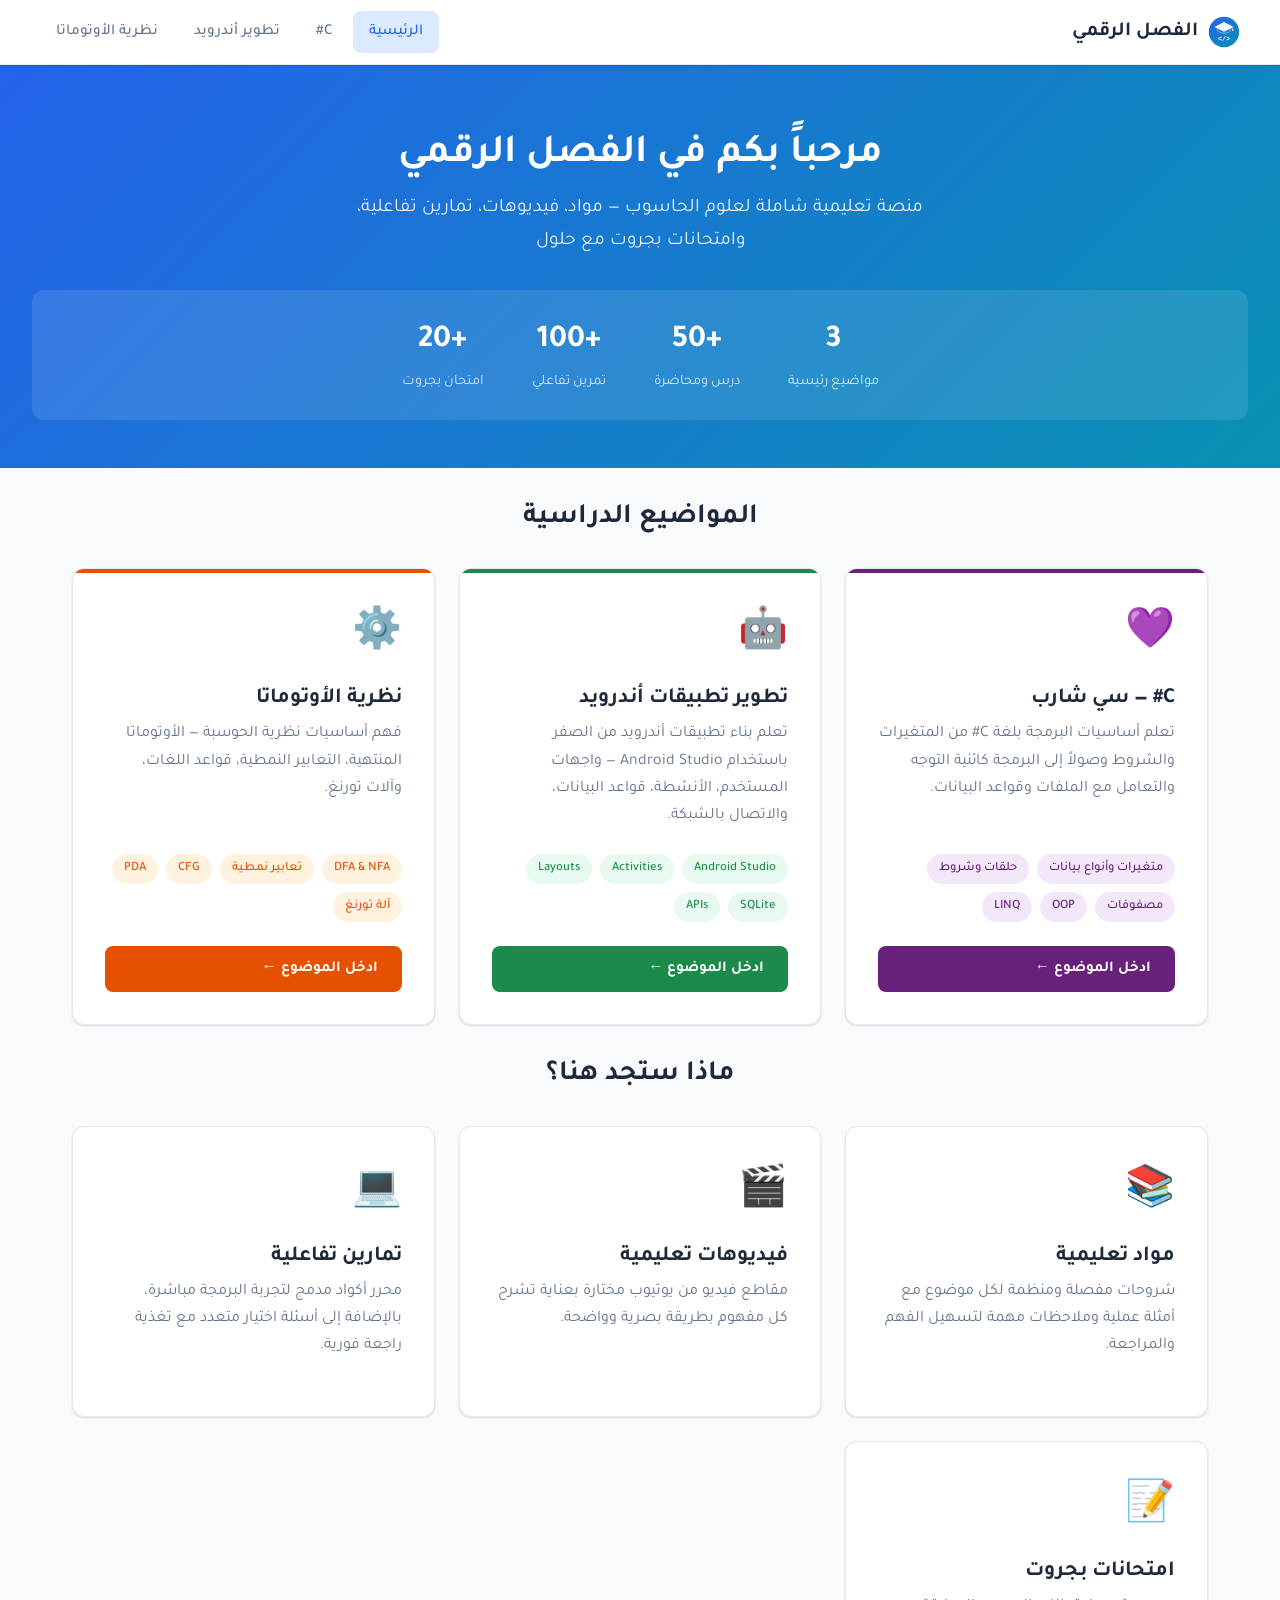
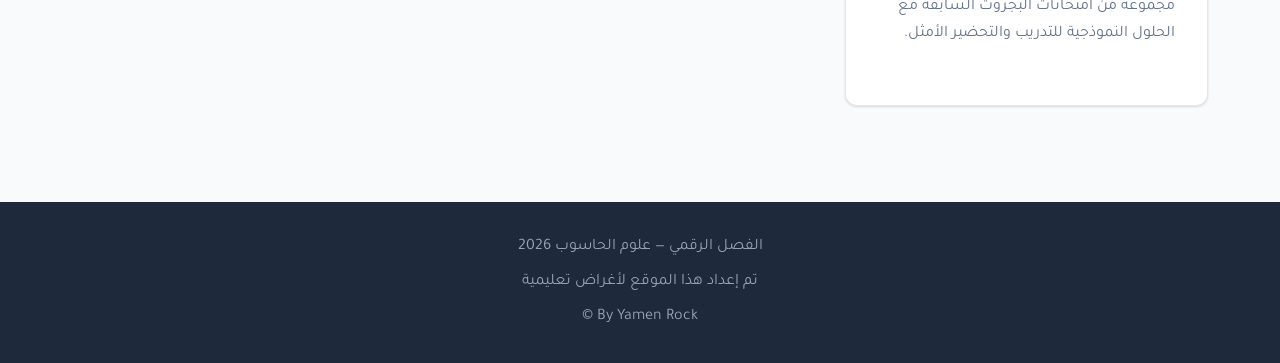
<file: index.html>
<!DOCTYPE html>
<html lang="ar" dir="rtl">
<head>
  <meta charset="UTF-8">
  <meta name="viewport" content="width=device-width, initial-scale=1.0">
  <title>الفصل الرقمي | علوم الحاسوب</title>
  <link rel="icon" href="favicon.ico" type="image/x-icon">
  <link rel="apple-touch-icon" href="apple-touch-icon.png">
  <link href="https://fonts.googleapis.com/css2?family=Tajawal:wght@400;500;700;800&display=swap" rel="stylesheet">
  <link rel="stylesheet" href="style.css">
</head>
<body>

  <!-- Navbar -->
  <nav class="navbar">
    <div class="navbar-inner">
      <a href="index.html" class="navbar-brand">
        <img src="logo.svg" alt="logo" style="width:32px;height:32px;">
        <span>الفصل الرقمي</span>
      </a>
      <button class="menu-toggle" onclick="toggleMenu()">☰</button>
      <ul class="navbar-links">
        <li><a href="index.html" class="active">الرئيسية</a></li>
        <li><a href="csharp.html">C#</a></li>
        <li><a href="android.html">تطوير أندرويد</a></li>
        <li><a href="automata.html">نظرية الأوتوماتا</a></li>
      </ul>
    </div>
  </nav>

  <!-- Hero -->
  <section class="hero">
    <h1>مرحباً بكم في الفصل الرقمي</h1>
    <p>منصة تعليمية شاملة لعلوم الحاسوب — مواد، فيديوهات، تمارين تفاعلية، وامتحانات بجروت مع حلول</p>
    <div class="stats-bar">
      <div class="stat-item">
        <span class="stat-num">3</span>
        <span class="stat-label">مواضيع رئيسية</span>
      </div>
      <div class="stat-item">
        <span class="stat-num">+50</span>
        <span class="stat-label">درس ومحاضرة</span>
      </div>
      <div class="stat-item">
        <span class="stat-num">+100</span>
        <span class="stat-label">تمرين تفاعلي</span>
      </div>
      <div class="stat-item">
        <span class="stat-num">+20</span>
        <span class="stat-label">امتحان بجروت</span>
      </div>
    </div>
  </section>

  <!-- Subjects -->
  <div class="container">
    <h2 class="text-center mb-3">المواضيع الدراسية</h2>

    <div class="subjects-grid">

      <!-- C# Card -->
      <div class="subject-card csharp">
        <div class="card-icon">💜</div>
        <h3>C# — سي شارب</h3>
        <p>تعلم أساسيات البرمجة بلغة C# من المتغيرات والشروط وصولاً إلى البرمجة كائنية التوجه والتعامل مع الملفات وقواعد البيانات.</p>
        <div class="topics">
          <span class="topic-tag">متغيرات وأنواع بيانات</span>
          <span class="topic-tag">حلقات وشروط</span>
          <span class="topic-tag">مصفوفات</span>
          <span class="topic-tag">OOP</span>
          <span class="topic-tag">LINQ</span>
        </div>
        <a href="csharp.html" class="btn btn-csharp">ادخل الموضوع ←</a>
      </div>

      <!-- Android Card -->
      <div class="subject-card android">
        <div class="card-icon">🤖</div>
        <h3>تطوير تطبيقات أندرويد</h3>
        <p>تعلم بناء تطبيقات أندرويد من الصفر باستخدام Android Studio — واجهات المستخدم، الأنشطة، قواعد البيانات، والاتصال بالشبكة.</p>
        <div class="topics">
          <span class="topic-tag">Android Studio</span>
          <span class="topic-tag">Activities</span>
          <span class="topic-tag">Layouts</span>
          <span class="topic-tag">SQLite</span>
          <span class="topic-tag">APIs</span>
        </div>
        <a href="android.html" class="btn btn-android">ادخل الموضوع ←</a>
      </div>

      <!-- Automata Card -->
      <div class="subject-card automata">
        <div class="card-icon">⚙️</div>
        <h3>نظرية الأوتوماتا</h3>
        <p>فهم أساسيات نظرية الحوسبة — الأوتوماتا المنتهية، التعابير النمطية، قواعد اللغات، وآلات تورنغ.</p>
        <div class="topics">
          <span class="topic-tag">DFA & NFA</span>
          <span class="topic-tag">تعابير نمطية</span>
          <span class="topic-tag">CFG</span>
          <span class="topic-tag">PDA</span>
          <span class="topic-tag">آلة تورنغ</span>
        </div>
        <a href="automata.html" class="btn btn-automata">ادخل الموضوع ←</a>
      </div>

    </div>

    <!-- Quick Features Section -->
    <div class="mt-4">
      <h2 class="text-center mb-3">ماذا ستجد هنا؟</h2>
      <div class="subjects-grid">
        <div class="subject-card">
          <div class="card-icon">📚</div>
          <h3>مواد تعليمية</h3>
          <p>شروحات مفصلة ومنظمة لكل موضوع مع أمثلة عملية وملاحظات مهمة لتسهيل الفهم والمراجعة.</p>
        </div>
        <div class="subject-card">
          <div class="card-icon">🎬</div>
          <h3>فيديوهات تعليمية</h3>
          <p>مقاطع فيديو من يوتيوب مختارة بعناية تشرح كل مفهوم بطريقة بصرية وواضحة.</p>
        </div>
        <div class="subject-card">
          <div class="card-icon">💻</div>
          <h3>تمارين تفاعلية</h3>
          <p>محرر أكواد مدمج لتجربة البرمجة مباشرة، بالإضافة إلى أسئلة اختيار متعدد مع تغذية راجعة فورية.</p>
        </div>
        <div class="subject-card">
          <div class="card-icon">📝</div>
          <h3>امتحانات بجروت</h3>
          <p>مجموعة من امتحانات البجروت السابقة مع الحلول النموذجية للتدريب والتحضير الأمثل.</p>
        </div>
      </div>
    </div>
  </div>

  <!-- Footer -->
  <footer class="footer">
    <p>الفصل الرقمي — علوم الحاسوب 2026</p>
    <p class="mt-1">تم إعداد هذا الموقع لأغراض تعليمية</p>
    <p class="mt-1">By Yamen Rock ©</p>
  </footer>

  <script src="script.js"></script>
</body>
</html>
</file>
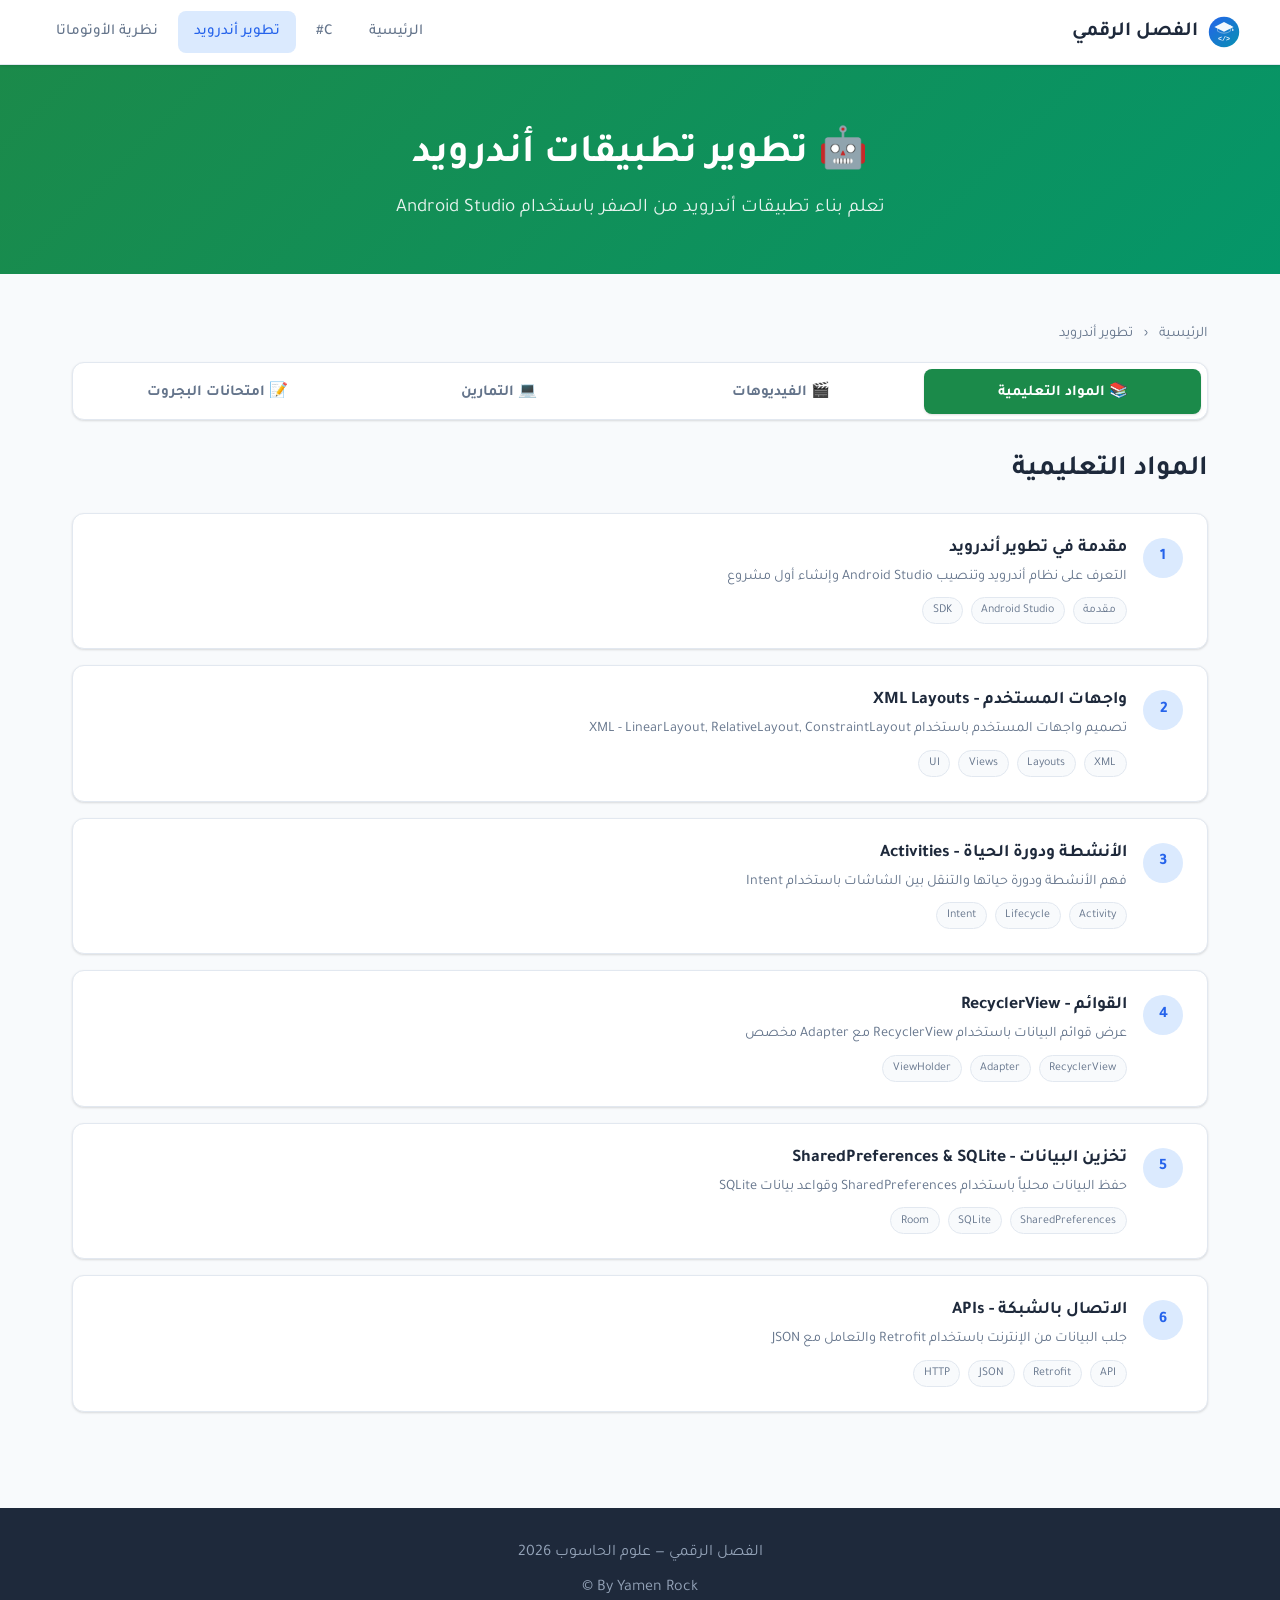
<file: android.html>
<!DOCTYPE html>
<html lang="ar" dir="rtl">
<head>
  <meta charset="UTF-8">
  <meta name="viewport" content="width=device-width, initial-scale=1.0">
  <title>تطوير تطبيقات أندرويد | الفصل الرقمي</title>
  <link rel="icon" href="favicon.ico" type="image/x-icon">
  <link rel="apple-touch-icon" href="apple-touch-icon.png">
  <link href="https://fonts.googleapis.com/css2?family=Tajawal:wght@400;500;700;800&display=swap" rel="stylesheet">
  <link rel="stylesheet" href="style.css">
</head>
<body>

  <!-- Navbar -->
  <nav class="navbar">
    <div class="navbar-inner">
      <a href="index.html" class="navbar-brand">
        <img src="logo.svg" alt="logo" style="width:32px;height:32px;">
        <span>الفصل الرقمي</span>
      </a>
      <button class="menu-toggle" onclick="toggleMenu()">☰</button>
      <ul class="navbar-links">
        <li><a href="index.html">الرئيسية</a></li>
        <li><a href="csharp.html">C#</a></li>
        <li><a href="android.html" class="active">تطوير أندرويد</a></li>
        <li><a href="automata.html">نظرية الأوتوماتا</a></li>
      </ul>
    </div>
  </nav>

  <!-- Hero -->
  <section class="hero hero-android">
    <h1>🤖 تطوير تطبيقات أندرويد</h1>
    <p>تعلم بناء تطبيقات أندرويد من الصفر باستخدام Android Studio</p>
  </section>

  <!-- Content -->
  <div class="container">
    <div class="breadcrumb">
      <a href="index.html">الرئيسية</a> <span>‹</span> تطوير أندرويد
    </div>

    <!-- Tabs -->
    <div class="section-tabs tabs-android">
      <button class="active" onclick="switchTab('tab-lessons', this)">📚 المواد التعليمية</button>
      <button onclick="switchTab('tab-videos', this)">🎬 الفيديوهات</button>
      <button onclick="switchTab('tab-exercises', this)">💻 التمارين</button>
      <button onclick="switchTab('tab-exams', this)">📝 امتحانات البجروت</button>
    </div>

    <!-- Tab: Lessons -->
    <div class="tab-content active" id="tab-lessons">
      <h2 class="mb-3">المواد التعليمية</h2>
      <div id="lessons-content"></div>
    </div>

    <!-- Tab: Videos -->
    <div class="tab-content" id="tab-videos">
      <h2 class="mb-3">فيديوهات تعليمية</h2>
      <div id="videos-content"></div>
    </div>

    <!-- Tab: Exercises -->
    <div class="tab-content" id="tab-exercises">
      <h2 class="mb-3">تمارين تفاعلية</h2>
      <div id="exercises-content"></div>
    </div>

    <!-- Tab: Exams -->
    <div class="tab-content" id="tab-exams">
      <h2 class="mb-3">امتحانات البجروت والحلول</h2>
      <div id="exams-content"></div>
    </div>
  </div>

  <!-- Footer -->
  <footer class="footer">
    <p>الفصل الرقمي — علوم الحاسوب 2026</p>
    <p class="mt-1">By Yamen Rock ©</p>
  </footer>

  <script src="data.js"></script>
  <script src="script.js"></script>
  <script src="subject-renderer.js"></script>
  <script>
    document.addEventListener('DOMContentLoaded', () => renderSubjectPage('android'));
  </script>
</body>
</html>
</file>
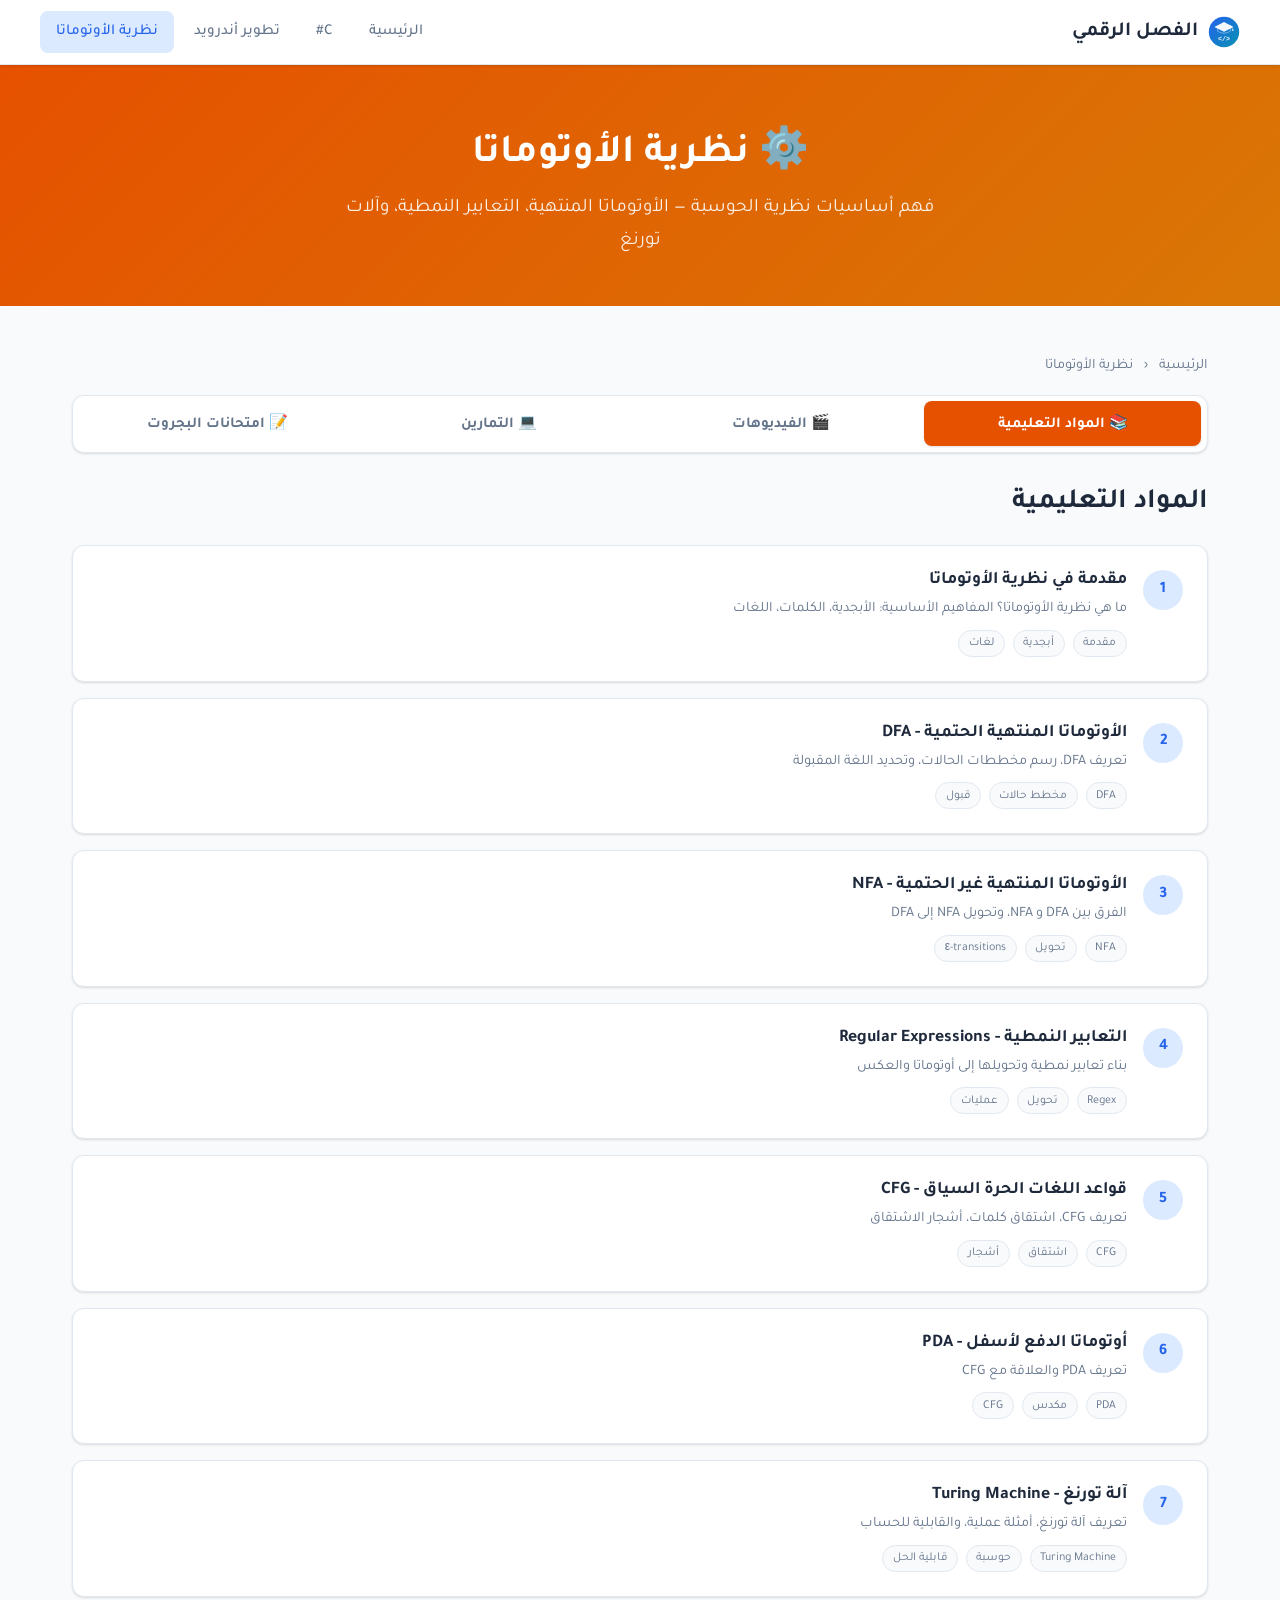
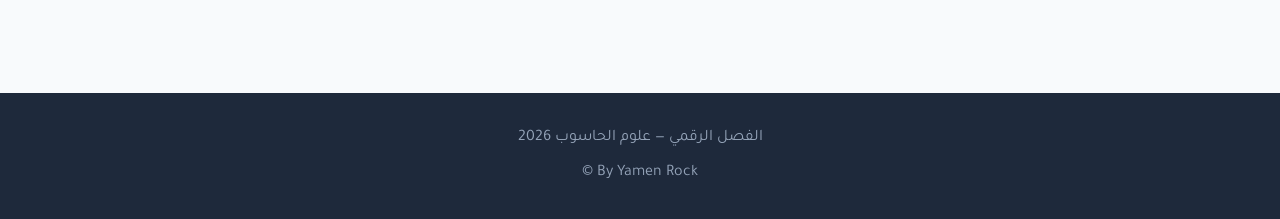
<file: automata.html>
<!DOCTYPE html>
<html lang="ar" dir="rtl">
<head>
  <meta charset="UTF-8">
  <meta name="viewport" content="width=device-width, initial-scale=1.0">
  <title>نظرية الأوتوماتا | الفصل الرقمي</title>
  <link rel="icon" href="favicon.ico" type="image/x-icon">
  <link rel="apple-touch-icon" href="apple-touch-icon.png">
  <link href="https://fonts.googleapis.com/css2?family=Tajawal:wght@400;500;700;800&display=swap" rel="stylesheet">
  <link rel="stylesheet" href="style.css">
</head>
<body>

  <!-- Navbar -->
  <nav class="navbar">
    <div class="navbar-inner">
      <a href="index.html" class="navbar-brand">
        <img src="logo.svg" alt="logo" style="width:32px;height:32px;">
        <span>الفصل الرقمي</span>
      </a>
      <button class="menu-toggle" onclick="toggleMenu()">☰</button>
      <ul class="navbar-links">
        <li><a href="index.html">الرئيسية</a></li>
        <li><a href="csharp.html">C#</a></li>
        <li><a href="android.html">تطوير أندرويد</a></li>
        <li><a href="automata.html" class="active">نظرية الأوتوماتا</a></li>
      </ul>
    </div>
  </nav>

  <!-- Hero -->
  <section class="hero hero-automata">
    <h1>⚙️ نظرية الأوتوماتا</h1>
    <p>فهم أساسيات نظرية الحوسبة — الأوتوماتا المنتهية، التعابير النمطية، وآلات تورنغ</p>
  </section>

  <!-- Content -->
  <div class="container">
    <div class="breadcrumb">
      <a href="index.html">الرئيسية</a> <span>‹</span> نظرية الأوتوماتا
    </div>

    <!-- Tabs -->
    <div class="section-tabs tabs-automata">
      <button class="active" onclick="switchTab('tab-lessons', this)">📚 المواد التعليمية</button>
      <button onclick="switchTab('tab-videos', this)">🎬 الفيديوهات</button>
      <button onclick="switchTab('tab-exercises', this)">💻 التمارين</button>
      <button onclick="switchTab('tab-exams', this)">📝 امتحانات البجروت</button>
    </div>

    <!-- Tab: Lessons -->
    <div class="tab-content active" id="tab-lessons">
      <h2 class="mb-3">المواد التعليمية</h2>
      <div id="lessons-content"></div>
    </div>

    <!-- Tab: Videos -->
    <div class="tab-content" id="tab-videos">
      <h2 class="mb-3">فيديوهات تعليمية</h2>
      <div id="videos-content"></div>
    </div>

    <!-- Tab: Exercises -->
    <div class="tab-content" id="tab-exercises">
      <h2 class="mb-3">تمارين تفاعلية</h2>
      <div id="exercises-content"></div>
    </div>

    <!-- Tab: Exams -->
    <div class="tab-content" id="tab-exams">
      <h2 class="mb-3">امتحانات البجروت والحلول</h2>
      <div id="exams-content"></div>
    </div>
  </div>

  <!-- Footer -->
  <footer class="footer">
    <p>الفصل الرقمي — علوم الحاسوب 2026</p>
    <p class="mt-1">By Yamen Rock ©</p>
  </footer>

  <script src="data.js"></script>
  <script src="script.js"></script>
  <script src="subject-renderer.js"></script>
  <script>
    document.addEventListener('DOMContentLoaded', () => renderSubjectPage('automata'));
  </script>
</body>
</html>
</file>
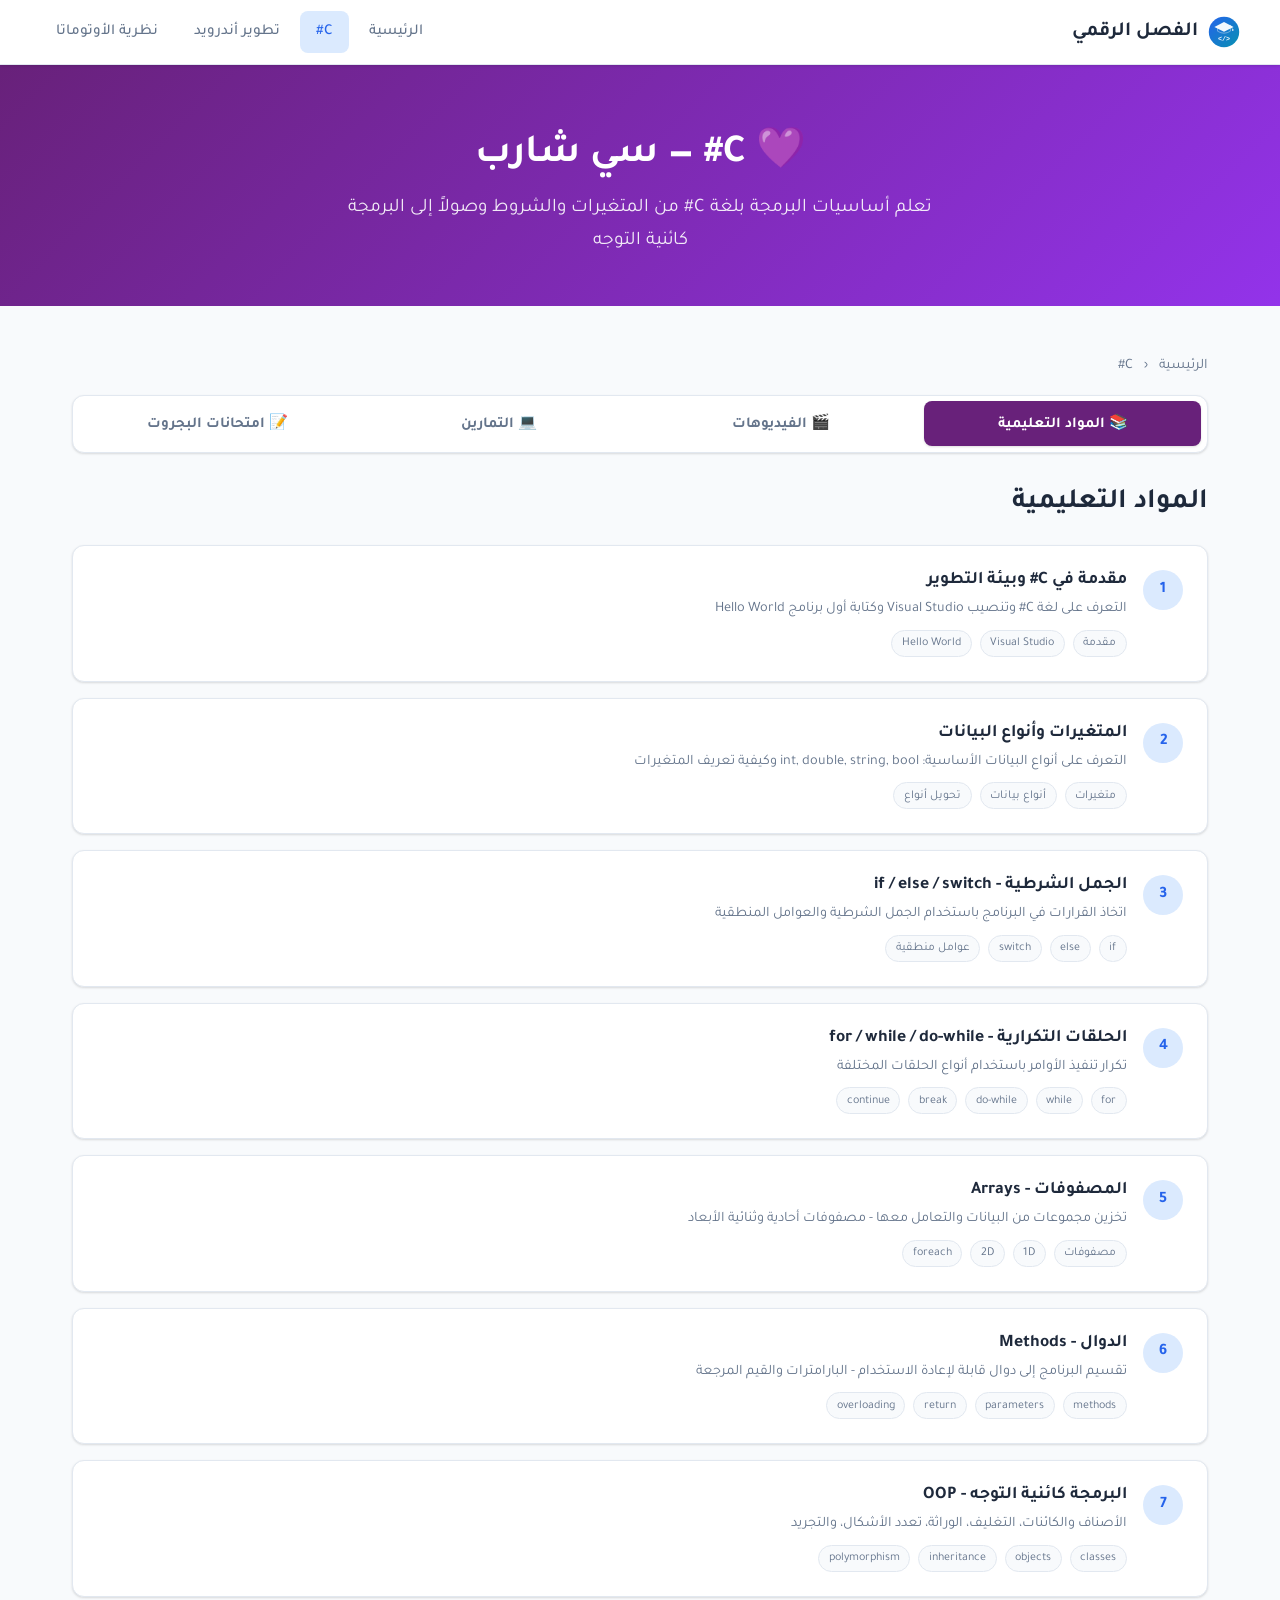
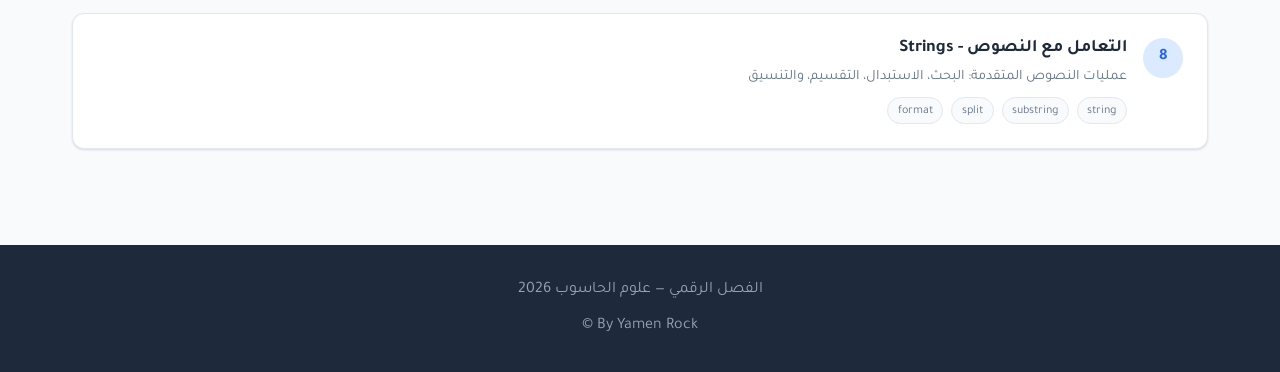
<file: csharp.html>
<!DOCTYPE html>
<html lang="ar" dir="rtl">
<head>
  <meta charset="UTF-8">
  <meta name="viewport" content="width=device-width, initial-scale=1.0">
  <title>C# — سي شارب | الفصل الرقمي</title>
  <link rel="icon" href="favicon.ico" type="image/x-icon">
  <link rel="apple-touch-icon" href="apple-touch-icon.png">
  <link href="https://fonts.googleapis.com/css2?family=Tajawal:wght@400;500;700;800&display=swap" rel="stylesheet">
  <link rel="stylesheet" href="style.css">
</head>
<body>

  <!-- Navbar -->
  <nav class="navbar">
    <div class="navbar-inner">
      <a href="index.html" class="navbar-brand">
        <img src="logo.svg" alt="logo" style="width:32px;height:32px;">
        <span>الفصل الرقمي</span>
      </a>
      <button class="menu-toggle" onclick="toggleMenu()">☰</button>
      <ul class="navbar-links">
        <li><a href="index.html">الرئيسية</a></li>
        <li><a href="csharp.html" class="active">C#</a></li>
        <li><a href="android.html">تطوير أندرويد</a></li>
        <li><a href="automata.html">نظرية الأوتوماتا</a></li>
      </ul>
    </div>
  </nav>

  <!-- Hero -->
  <section class="hero hero-csharp">
    <h1>💜 C# — سي شارب</h1>
    <p>تعلم أساسيات البرمجة بلغة C# من المتغيرات والشروط وصولاً إلى البرمجة كائنية التوجه</p>
  </section>

  <!-- Content -->
  <div class="container">
    <div class="breadcrumb">
      <a href="index.html">الرئيسية</a> <span>‹</span> C#
    </div>

    <!-- Tabs -->
    <div class="section-tabs tabs-csharp">
      <button class="active" onclick="switchTab('tab-lessons', this)">📚 المواد التعليمية</button>
      <button onclick="switchTab('tab-videos', this)">🎬 الفيديوهات</button>
      <button onclick="switchTab('tab-exercises', this)">💻 التمارين</button>
      <button onclick="switchTab('tab-exams', this)">📝 امتحانات البجروت</button>
    </div>

    <!-- Tab: Lessons -->
    <div class="tab-content active" id="tab-lessons">
      <h2 class="mb-3">المواد التعليمية</h2>
      <div id="lessons-content"></div>
    </div>

    <!-- Tab: Videos -->
    <div class="tab-content" id="tab-videos">
      <h2 class="mb-3">فيديوهات تعليمية</h2>
      <div id="videos-content"></div>
    </div>

    <!-- Tab: Exercises -->
    <div class="tab-content" id="tab-exercises">
      <h2 class="mb-3">تمارين تفاعلية</h2>
      <div id="exercises-content"></div>
    </div>

    <!-- Tab: Exams -->
    <div class="tab-content" id="tab-exams">
      <h2 class="mb-3">امتحانات البجروت والحلول</h2>
      <div id="exams-content"></div>
    </div>
  </div>

  <!-- Footer -->
  <footer class="footer">
    <p>الفصل الرقمي — علوم الحاسوب 2026</p>
    <p class="mt-1">By Yamen Rock ©</p>
  </footer>

  <script src="data.js"></script>
  <script src="script.js"></script>
  <script src="subject-renderer.js"></script>
  <script>
    document.addEventListener('DOMContentLoaded', () => renderSubjectPage('csharp'));
  </script>
</body>
</html>
</file>
<file: style.css>
/* ========================================
   CS Classroom - Shared Styles
   Modern & Clean Arabic RTL Design
   ======================================== */

/* --- Reset & Base --- */
*, *::before, *::after {
  box-sizing: border-box;
  margin: 0;
  padding: 0;
}

:root {
  --primary: #2563eb;
  --primary-dark: #1d4ed8;
  --primary-light: #dbeafe;
  --accent: #0891b2;
  --accent-light: #cffafe;
  --bg: #f8fafc;
  --bg-card: #ffffff;
  --text: #1e293b;
  --text-light: #64748b;
  --text-lighter: #94a3b8;
  --border: #e2e8f0;
  --success: #16a34a;
  --success-light: #dcfce7;
  --error: #dc2626;
  --error-light: #fee2e2;
  --warning: #f59e0b;
  --warning-light: #fef3c7;
  --radius: 12px;
  --radius-sm: 8px;
  --shadow: 0 1px 3px rgba(0,0,0,0.08), 0 1px 2px rgba(0,0,0,0.06);
  --shadow-md: 0 4px 6px rgba(0,0,0,0.07), 0 2px 4px rgba(0,0,0,0.06);
  --shadow-lg: 0 10px 25px rgba(0,0,0,0.08), 0 4px 10px rgba(0,0,0,0.04);
  --transition: 0.25s ease;

  /* Subject colors */
  --csharp: #68217a;
  --csharp-light: #f3e8f9;
  --android: #3ddc84;
  --android-dark: #1b8a4a;
  --android-light: #e8faf0;
  --automata: #e65100;
  --automata-light: #fff3e0;
}

html {
  font-size: 16px;
  scroll-behavior: smooth;
}

body {
  font-family: 'Tajawal', 'Segoe UI', Tahoma, sans-serif;
  background: var(--bg);
  color: var(--text);
  direction: rtl;
  text-align: right;
  line-height: 1.7;
  min-height: 100vh;
}

a { color: var(--primary); text-decoration: none; transition: color var(--transition); }
a:hover { color: var(--primary-dark); }

img { max-width: 100%; height: auto; }

/* --- Typography --- */
h1, h2, h3, h4 {
  font-weight: 700;
  line-height: 1.3;
  color: var(--text);
}
h1 { font-size: 2.25rem; }
h2 { font-size: 1.75rem; }
h3 { font-size: 1.35rem; }
h4 { font-size: 1.1rem; }

/* --- Navbar --- */
.navbar {
  background: #fff;
  border-bottom: 1px solid var(--border);
  padding: 0 2rem;
  position: sticky;
  top: 0;
  z-index: 100;
  box-shadow: var(--shadow);
}
.navbar-inner {
  max-width: 1200px;
  margin: 0 auto;
  display: flex;
  align-items: center;
  justify-content: space-between;
  height: 64px;
}
.navbar-brand {
  display: flex;
  align-items: center;
  gap: 10px;
  font-size: 1.25rem;
  font-weight: 700;
  color: var(--text);
}
.navbar-brand .icon {
  font-size: 1.5rem;
}
.navbar-links {
  display: flex;
  gap: 0.25rem;
  list-style: none;
}
.navbar-links a {
  display: block;
  padding: 0.5rem 1rem;
  border-radius: var(--radius-sm);
  color: var(--text-light);
  font-weight: 500;
  font-size: 0.95rem;
  transition: all var(--transition);
}
.navbar-links a:hover,
.navbar-links a.active {
  background: var(--primary-light);
  color: var(--primary);
}

/* Mobile menu */
.menu-toggle {
  display: none;
  background: none;
  border: none;
  font-size: 1.5rem;
  cursor: pointer;
  padding: 0.5rem;
  color: var(--text);
}

@media (max-width: 768px) {
  .menu-toggle { display: block; }
  .navbar-links {
    display: none;
    position: absolute;
    top: 64px;
    right: 0;
    left: 0;
    background: #fff;
    flex-direction: column;
    padding: 1rem;
    border-bottom: 1px solid var(--border);
    box-shadow: var(--shadow-md);
  }
  .navbar-links.open { display: flex; }
  .navbar-links a { padding: 0.75rem 1rem; }
}

/* --- Hero Section --- */
.hero {
  text-align: center;
  padding: 4rem 2rem 3rem;
  background: linear-gradient(135deg, var(--primary) 0%, var(--accent) 100%);
  color: #fff;
}
.hero h1 {
  color: #fff;
  font-size: 2.5rem;
  margin-bottom: 0.75rem;
}
.hero p {
  font-size: 1.2rem;
  opacity: 0.9;
  max-width: 600px;
  margin: 0 auto;
}

/* Subject-specific hero colors */
.hero-csharp { background: linear-gradient(135deg, var(--csharp) 0%, #9333ea 100%); }
.hero-android { background: linear-gradient(135deg, #1b8a4a 0%, #059669 100%); }
.hero-automata { background: linear-gradient(135deg, var(--automata) 0%, #d97706 100%); }

/* --- Container --- */
.container {
  max-width: 1200px;
  margin: 0 auto;
  padding: 2rem;
}

/* --- Subject Cards (Home Page) --- */
.subjects-grid {
  display: grid;
  grid-template-columns: repeat(auto-fit, minmax(320px, 1fr));
  gap: 1.5rem;
  margin-top: 2rem;
}

.subject-card {
  background: var(--bg-card);
  border-radius: var(--radius);
  padding: 2rem;
  box-shadow: var(--shadow);
  border: 1px solid var(--border);
  transition: all var(--transition);
  display: flex;
  flex-direction: column;
  position: relative;
  overflow: hidden;
}
.subject-card::before {
  content: '';
  position: absolute;
  top: 0;
  right: 0;
  left: 0;
  height: 4px;
}
.subject-card.csharp::before { background: var(--csharp); }
.subject-card.android::before { background: var(--android-dark); }
.subject-card.automata::before { background: var(--automata); }

.subject-card:hover {
  transform: translateY(-4px);
  box-shadow: var(--shadow-lg);
}
.subject-card .card-icon {
  font-size: 2.5rem;
  margin-bottom: 1rem;
}
.subject-card h3 {
  margin-bottom: 0.5rem;
}
.subject-card p {
  color: var(--text-light);
  margin-bottom: 1.5rem;
  flex-grow: 1;
}
.subject-card .topics {
  display: flex;
  flex-wrap: wrap;
  gap: 0.5rem;
  margin-bottom: 1.5rem;
}
.subject-card .topic-tag {
  padding: 0.25rem 0.75rem;
  border-radius: 20px;
  font-size: 0.8rem;
  font-weight: 500;
}
.csharp .topic-tag { background: var(--csharp-light); color: var(--csharp); }
.android .topic-tag { background: var(--android-light); color: var(--android-dark); }
.automata .topic-tag { background: var(--automata-light); color: var(--automata); }

.btn {
  display: inline-flex;
  align-items: center;
  gap: 0.5rem;
  padding: 0.65rem 1.5rem;
  border-radius: var(--radius-sm);
  font-weight: 600;
  font-size: 0.95rem;
  border: none;
  cursor: pointer;
  transition: all var(--transition);
  font-family: inherit;
}
.btn-primary {
  background: var(--primary);
  color: #fff;
}
.btn-primary:hover {
  background: var(--primary-dark);
  color: #fff;
}
.btn-csharp { background: var(--csharp); color: #fff; }
.btn-csharp:hover { background: #7c3aed; color: #fff; }
.btn-android { background: var(--android-dark); color: #fff; }
.btn-android:hover { background: #059669; color: #fff; }
.btn-automata { background: var(--automata); color: #fff; }
.btn-automata:hover { background: #d97706; color: #fff; }

.btn-outline {
  background: transparent;
  border: 2px solid var(--border);
  color: var(--text);
}
.btn-outline:hover {
  border-color: var(--primary);
  color: var(--primary);
}

/* --- Section Tabs (Subject pages) --- */
.section-tabs {
  display: flex;
  gap: 0.25rem;
  background: var(--bg-card);
  border-radius: var(--radius);
  padding: 0.35rem;
  box-shadow: var(--shadow);
  border: 1px solid var(--border);
  margin-bottom: 2rem;
  overflow-x: auto;
}
.section-tabs button {
  flex: 1;
  padding: 0.75rem 1.25rem;
  border: none;
  background: transparent;
  border-radius: var(--radius-sm);
  font-family: inherit;
  font-weight: 600;
  font-size: 0.95rem;
  color: var(--text-light);
  cursor: pointer;
  transition: all var(--transition);
  white-space: nowrap;
}
.section-tabs button:hover {
  color: var(--text);
  background: var(--bg);
}
.section-tabs button.active {
  background: var(--primary);
  color: #fff;
  box-shadow: var(--shadow);
}

/* Subject-specific active tab */
.tabs-csharp button.active { background: var(--csharp); }
.tabs-android button.active { background: var(--android-dark); }
.tabs-automata button.active { background: var(--automata); }

/* --- Tab Content --- */
.tab-content { display: none; }
.tab-content.active { display: block; animation: fadeIn 0.3s ease; }

@keyframes fadeIn {
  from { opacity: 0; transform: translateY(8px); }
  to { opacity: 1; transform: translateY(0); }
}

/* --- Material Cards --- */
.lessons-list {
  display: flex;
  flex-direction: column;
  gap: 1rem;
}

.lesson-card {
  background: var(--bg-card);
  border: 1px solid var(--border);
  border-radius: var(--radius);
  padding: 1.5rem;
  display: flex;
  align-items: flex-start;
  gap: 1rem;
  transition: all var(--transition);
  box-shadow: var(--shadow);
}
.lesson-card:hover {
  box-shadow: var(--shadow-md);
  border-color: var(--primary-light);
}
.lesson-num {
  width: 40px;
  height: 40px;
  border-radius: 50%;
  background: var(--primary-light);
  color: var(--primary);
  display: flex;
  align-items: center;
  justify-content: center;
  font-weight: 700;
  flex-shrink: 0;
}
.lesson-card h4 { margin-bottom: 0.25rem; }
.lesson-card p { color: var(--text-light); font-size: 0.9rem; }
.lesson-tags {
  display: flex;
  gap: 0.5rem;
  margin-top: 0.5rem;
  flex-wrap: wrap;
}
.tag {
  font-size: 0.75rem;
  padding: 0.15rem 0.6rem;
  border-radius: 20px;
  background: var(--bg);
  color: var(--text-light);
  border: 1px solid var(--border);
}

/* --- Video Grid --- */
.video-grid {
  display: grid;
  grid-template-columns: repeat(auto-fill, minmax(340px, 1fr));
  gap: 1.5rem;
}
.video-card {
  background: var(--bg-card);
  border-radius: var(--radius);
  overflow: hidden;
  border: 1px solid var(--border);
  box-shadow: var(--shadow);
  transition: all var(--transition);
}
.video-card:hover {
  box-shadow: var(--shadow-lg);
  transform: translateY(-2px);
}
.video-card .video-placeholder {
  width: 100%;
  aspect-ratio: 16/9;
  background: #1e293b;
  display: flex;
  align-items: center;
  justify-content: center;
  color: #fff;
  font-size: 3rem;
  position: relative;
}
.video-card .video-placeholder img {
  width: 100%;
  height: 100%;
  object-fit: cover;
}
.video-card .video-info {
  padding: 1rem 1.25rem;
}
.video-card .video-info h4 { margin-bottom: 0.25rem; font-size: 1rem; }
.video-card .video-info p { color: var(--text-light); font-size: 0.85rem; }
.video-card .video-duration {
  position: absolute;
  bottom: 8px;
  left: 8px;
  background: rgba(0,0,0,0.8);
  color: #fff;
  padding: 0.15rem 0.5rem;
  border-radius: 4px;
  font-size: 0.8rem;
}

/* --- Exercises --- */
.exercise-card {
  background: var(--bg-card);
  border: 1px solid var(--border);
  border-radius: var(--radius);
  padding: 1.5rem;
  margin-bottom: 1.5rem;
  box-shadow: var(--shadow);
}
.exercise-card h4 {
  margin-bottom: 0.75rem;
  display: flex;
  align-items: center;
  gap: 0.5rem;
}
.exercise-difficulty {
  font-size: 0.75rem;
  padding: 0.15rem 0.6rem;
  border-radius: 20px;
  font-weight: 600;
}
.diff-easy { background: var(--success-light); color: var(--success); }
.diff-medium { background: var(--warning-light); color: var(--warning); }
.diff-hard { background: var(--error-light); color: var(--error); }

.exercise-card .description {
  color: var(--text-light);
  margin-bottom: 1rem;
}

/* Code Editor */
.code-editor-wrapper {
  border: 1px solid var(--border);
  border-radius: var(--radius-sm);
  overflow: hidden;
  margin-bottom: 1rem;
}
.code-editor-header {
  background: #1e293b;
  color: #94a3b8;
  padding: 0.5rem 1rem;
  font-size: 0.8rem;
  display: flex;
  justify-content: space-between;
  align-items: center;
}
.code-editor {
  width: 100%;
  min-height: 180px;
  padding: 1rem;
  background: #0f172a;
  color: #e2e8f0;
  border: none;
  font-family: 'Courier New', monospace;
  font-size: 0.9rem;
  line-height: 1.6;
  resize: vertical;
  direction: ltr;
  text-align: left;
  tab-size: 4;
}
.code-editor:focus {
  outline: none;
}
.code-output {
  background: #1e293b;
  color: #a3e635;
  padding: 1rem;
  font-family: 'Courier New', monospace;
  font-size: 0.85rem;
  min-height: 60px;
  border-top: 1px solid #334155;
  direction: ltr;
  text-align: left;
  white-space: pre-wrap;
}

.btn-run {
  background: var(--success);
  color: #fff;
  padding: 0.5rem 1.25rem;
  border: none;
  border-radius: var(--radius-sm);
  font-family: inherit;
  font-weight: 600;
  cursor: pointer;
  font-size: 0.9rem;
  transition: all var(--transition);
}
.btn-run:hover { background: #15803d; }

.btn-reset {
  background: var(--text-lighter);
  color: #fff;
  padding: 0.5rem 1.25rem;
  border: none;
  border-radius: var(--radius-sm);
  font-family: inherit;
  font-weight: 600;
  cursor: pointer;
  font-size: 0.9rem;
  transition: all var(--transition);
  margin-right: 0.5rem;
}
.btn-reset:hover { background: var(--text-light); }

/* --- Quiz --- */
.quiz-container {
  margin-top: 1rem;
}
.quiz-question {
  background: var(--bg-card);
  border: 1px solid var(--border);
  border-radius: var(--radius);
  padding: 1.5rem;
  margin-bottom: 1rem;
  box-shadow: var(--shadow);
}
.quiz-question h4 {
  margin-bottom: 1rem;
}
.quiz-options {
  display: flex;
  flex-direction: column;
  gap: 0.5rem;
}
.quiz-option {
  padding: 0.75rem 1rem;
  border: 2px solid var(--border);
  border-radius: var(--radius-sm);
  cursor: pointer;
  transition: all var(--transition);
  display: flex;
  align-items: center;
  gap: 0.75rem;
  font-size: 0.95rem;
}
.quiz-option:hover {
  border-color: var(--primary);
  background: var(--primary-light);
}
.quiz-option.correct {
  border-color: var(--success);
  background: var(--success-light);
}
.quiz-option.wrong {
  border-color: var(--error);
  background: var(--error-light);
}
.quiz-option .option-letter {
  width: 28px;
  height: 28px;
  border-radius: 50%;
  background: var(--bg);
  display: flex;
  align-items: center;
  justify-content: center;
  font-weight: 700;
  font-size: 0.85rem;
  flex-shrink: 0;
  border: 1px solid var(--border);
}
.quiz-feedback {
  margin-top: 0.75rem;
  padding: 0.75rem 1rem;
  border-radius: var(--radius-sm);
  font-weight: 500;
  display: none;
}
.quiz-feedback.show { display: block; }
.quiz-feedback.correct { background: var(--success-light); color: var(--success); }
.quiz-feedback.wrong { background: var(--error-light); color: var(--error); }

/* Quiz Score */
.quiz-score {
  text-align: center;
  padding: 2rem;
  background: var(--primary-light);
  border-radius: var(--radius);
  margin-top: 1.5rem;
  display: none;
}
.quiz-score.show { display: block; }
.quiz-score .score-number {
  font-size: 3rem;
  font-weight: 700;
  color: var(--primary);
}
.btn-check-quiz {
  background: var(--primary);
  color: #fff;
  padding: 0.75rem 2rem;
  border: none;
  border-radius: var(--radius-sm);
  font-family: inherit;
  font-weight: 600;
  cursor: pointer;
  font-size: 1rem;
  margin-top: 1rem;
  transition: all var(--transition);
}
.btn-check-quiz:hover { background: var(--primary-dark); }

/* --- Exams Section --- */
.exams-grid {
  display: grid;
  grid-template-columns: repeat(auto-fill, minmax(280px, 1fr));
  gap: 1.5rem;
}
.exam-card {
  background: var(--bg-card);
  border: 1px solid var(--border);
  border-radius: var(--radius);
  padding: 1.5rem;
  box-shadow: var(--shadow);
  transition: all var(--transition);
}
.exam-card:hover {
  box-shadow: var(--shadow-md);
}
.exam-card .exam-year {
  font-size: 2rem;
  font-weight: 700;
  color: var(--primary);
  margin-bottom: 0.5rem;
}
.exam-card .exam-meta {
  color: var(--text-light);
  font-size: 0.9rem;
  margin-bottom: 1rem;
}
.exam-card .exam-links {
  display: flex;
  gap: 0.5rem;
}
.exam-card .exam-links a {
  padding: 0.4rem 1rem;
  border-radius: var(--radius-sm);
  font-size: 0.85rem;
  font-weight: 600;
  border: 1px solid var(--border);
  transition: all var(--transition);
}
.exam-card .exam-links a:hover {
  background: var(--primary-light);
  border-color: var(--primary);
}

/* --- Footer --- */
.footer {
  background: #1e293b;
  color: #94a3b8;
  padding: 2rem;
  text-align: center;
  margin-top: 4rem;
}
.footer a { color: #dbeafe; }
.footer a:hover { color: #fff; }

/* --- Stats Bar (Home) --- */
.stats-bar {
  display: flex;
  justify-content: center;
  gap: 3rem;
  padding: 1.5rem 2rem;
  background: rgba(255,255,255,0.1);
  border-radius: var(--radius);
  margin-top: 2rem;
}
.stat-item {
  text-align: center;
}
.stat-item .stat-num {
  font-size: 2rem;
  font-weight: 700;
  display: block;
}
.stat-item .stat-label {
  font-size: 0.9rem;
  opacity: 0.8;
}

/* --- Breadcrumb --- */
.breadcrumb {
  padding: 1rem 0;
  font-size: 0.9rem;
  color: var(--text-light);
}
.breadcrumb a { color: var(--text-light); }
.breadcrumb a:hover { color: var(--primary); }
.breadcrumb span { margin: 0 0.5rem; }

/* --- Utilities --- */
.text-center { text-align: center; }
.mt-1 { margin-top: 0.5rem; }
.mt-2 { margin-top: 1rem; }
.mt-3 { margin-top: 1.5rem; }
.mt-4 { margin-top: 2rem; }
.mb-2 { margin-bottom: 1rem; }
.mb-3 { margin-bottom: 1.5rem; }

/* Responsive */
@media (max-width: 768px) {
  .hero h1 { font-size: 1.75rem; }
  .hero p { font-size: 1rem; }
  .container { padding: 1rem; }
  .stats-bar { flex-direction: column; gap: 1rem; }
  .section-tabs { flex-wrap: nowrap; }
  .video-grid { grid-template-columns: 1fr; }
  .subjects-grid { grid-template-columns: 1fr; }
  .exams-grid { grid-template-columns: 1fr; }
}

@media (max-width: 480px) {
  h1 { font-size: 1.5rem; }
  h2 { font-size: 1.35rem; }
  .lesson-card { flex-direction: column; }
}
</file>
